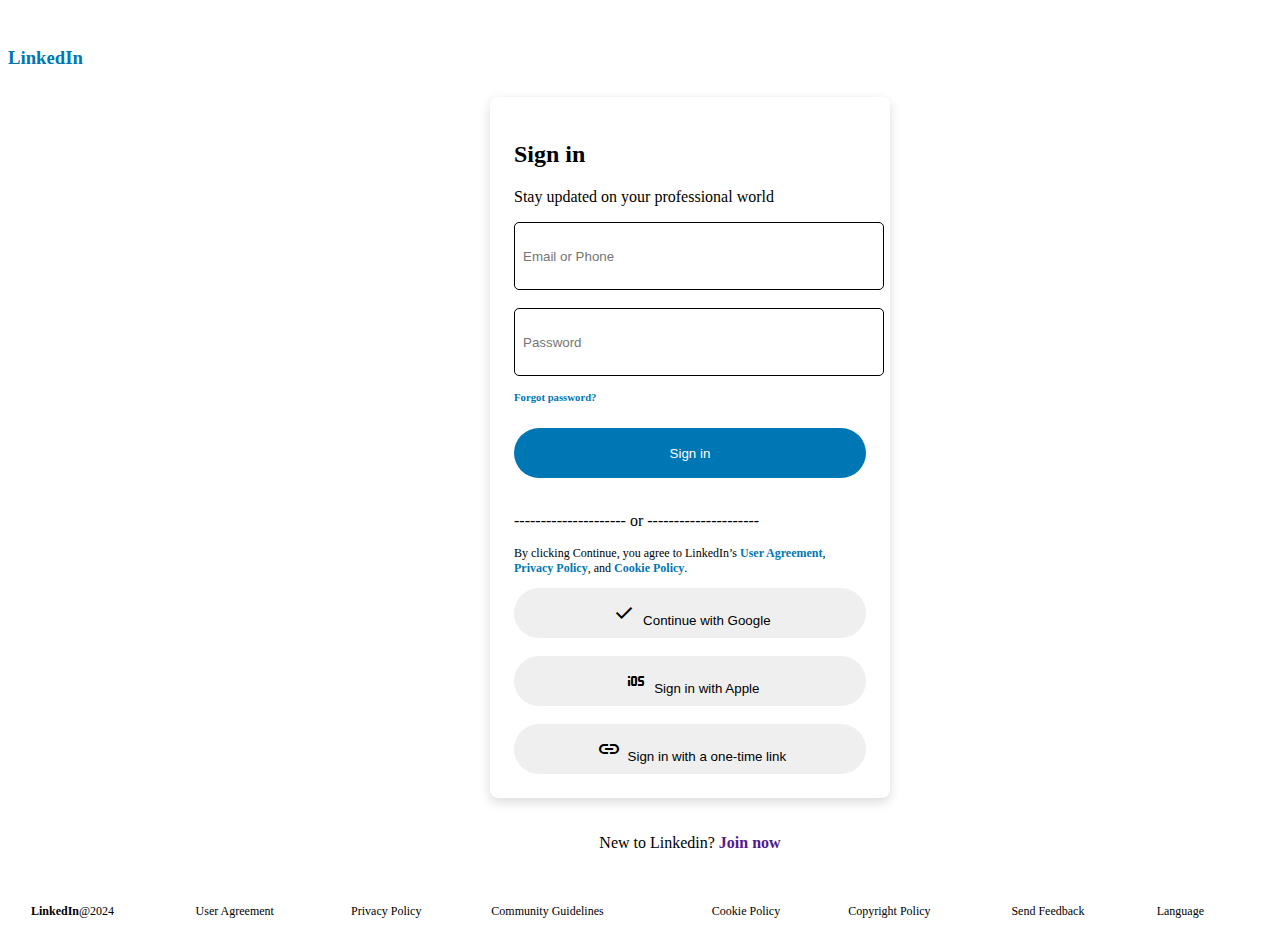
<file: linkedin/index.html>
<!DOCTYPE html>
<html lang="en">
<head>
    <meta charset="UTF-8">
    <meta name="viewport" content="width=device-width, initial-scale=1.0">
    <title>linkedIn</title>
    <link rel="stylesheet" type="text/css" href="style.css">
    <script src="https://cdn.jsdelivr.net/npm/bootstrap@5.3.2/dist/js/bootstrap.bundle.min.js" integrity="sha384-C6RzsynM9kWDrMNeT87bh95OGNyZPhcTNXj1NW7RuBCsyN/o0jlpcV8Qyq46cDfL" crossorigin="anonymous"></script>
    <link href="https://cdn.jsdelivr.net/npm/bootstrap@5.3.2/dist/css/bootstrap.min.css" rel="stylesheet" integrity="sha384-T3c6CoIi6uLrA9TneNEoa7RxnatzjcDSCmG1MXxSR1GAsXEV/Dwwykc2MPK8M2HN" crossorigin="anonymous">
    <link rel="stylesheet" href="https://fonts.googleapis.com/css2?family=Material+Symbols+Outlined:opsz,wght,FILL,GRAD@20..48,100..700,0..1,-50..200" />
    <link rel="stylesheet" href="https://cdnjs.cloudflare.com/ajax/libs/font-awesome/5.15.3/css/all.min.css" integrity="sha512-12345" crossorigin="anonymous" />
</head>
<body>
    <section id="banner">
        <div class="container">
            <h3 class="name"><b>LinkedIn</b></h3>
        </div>
    </section>
    <section id="content">
        <div class="regform">
            <form>
                <h2>Sign in</h2>
                <p>Stay updated on your professional world</p>
                <input type="text" placeholder="Email or Phone"><br><br>
                <input type="password" placeholder="Password"><br>
                <a href="/Projects/directory/index.html"><h6>Forgot password?</h6></a>
                <button class="subbutton" type="submit" value="Sign in" class="button-signin">Sign in</button><br><br>
                <p>--------------------- or ---------------------</p>
                <p class="policy">By clicking Continue, you agree to LinkedIn’s <a href="">User Agreement</a>,
                    <a href="">Privacy Policy</a>, and <a href="">Cookie Policy</a>.</p>
                    <button class="otherbutton"><span class="material-symbols-outlined">
                        done
                        </span> Continue with Google</button><br><br>
                    <button class="otherbutton"><span class="material-symbols-outlined">
                        ios
                        </span> Sign in with Apple </button><br><br>
                    <button class="otherbutton"><span class="material-symbols-outlined">
                        link
                        </span> Sign in with a one-time link</button>
            </form>
        </div>
        <div class="joinnow">
            <p>New to Linkedin? <a href="">Join now</a></p>
        </div>
    </section>
    <section id="footer">
        <div class="container">
            <table class="content">
                <tr>
                    <td><a href="" class="bottom"><b>LinkedIn</b>@2024</a></td>
                    <td><a href="" class="bottom">User Agreement</a></td>
                    <td><a href="" class="bottom">Privacy Policy</a></td>
                    <td><a href="" class="bottom">Community Guidelines</a></td>
                    <td><a href="" class="bottom">Cookie Policy</a></td>
                    <td><a href="" class="bottom">Copyright Policy</a></td>
                    <td><a href="" class="bottom">Send Feedback</a></td>
                    <td><a href="" class="bottom">Language</a></td>
                </tr>
            </table>
        </div>
    </section>
    
</body>
</html>
</file>
<file: linkedin/style.css>
#banner {
    padding-top: 20px;
}

#banner .name {
    color: #0077B5;
}

#content {
    padding: 10px;
    margin-left: 100px;
}

#content .regform {
    align-self: center;
    height: fit-content;
    width: fit-content;
    display: flex;
    justify-items: center;
    justify-content: center;
    width: 352px;
    -webkit-box-shadow: 0 4px 12px rgba(0,0,0,0.15);
    box-shadow: 0 4px 12px rgba(0,0,0,0.15);
    padding: 24px;
    border-radius: 8px;
    margin: 0 auto;
    background: var(--color-background-container, #fff);
}
#content .regform input{
    width: 100%;
    height: 50px;
    border-radius: 5px;
    padding: 8px;
    border: 1px solid black; 
}
#content .regform a{
    padding-top: 50px;
    text-decoration: none;
    font-weight: bold;
    color:  #0077B5;
}
#content .regform a:hover{
    text-decoration: underline;
}
#content .regform h6{
    margin-top: 15px;
} 
#content .regform .subbutton{
    width: 100%;
    border-radius: 30px;
    height: 50px;
    color:#fff ;
    background-color:#0077B5;
    border: 0px ;
}
.policy{
    font-size: 12px;
}
#content .regform .otherbutton{
    width: 100%;
    border-radius: 30px;
    height: 50px;
    border: 30px ;
}
.material-symbols-outlined {
  font-variation-settings:
  'FILL' 0,
  'wght' 400,
  'GRAD' 0,
  'opsz' 24
}
.material-symbols-outlined{
    padding: 3px;
    margin-left: 0px;
}
.bottom{
    text-decoration: none;
    color: black;
    font-size: 12px;
}
.content{
    width: 100%;
    padding: 20px;
}
.joinnow{
    margin-top: 20px;
    display: flex;
    justify-content: center;
}
.joinnow a{
    text-decoration: none;
    font-weight: 600;
}
.joinnow a:hover{
    text-decoration: underline;
}
</file>
